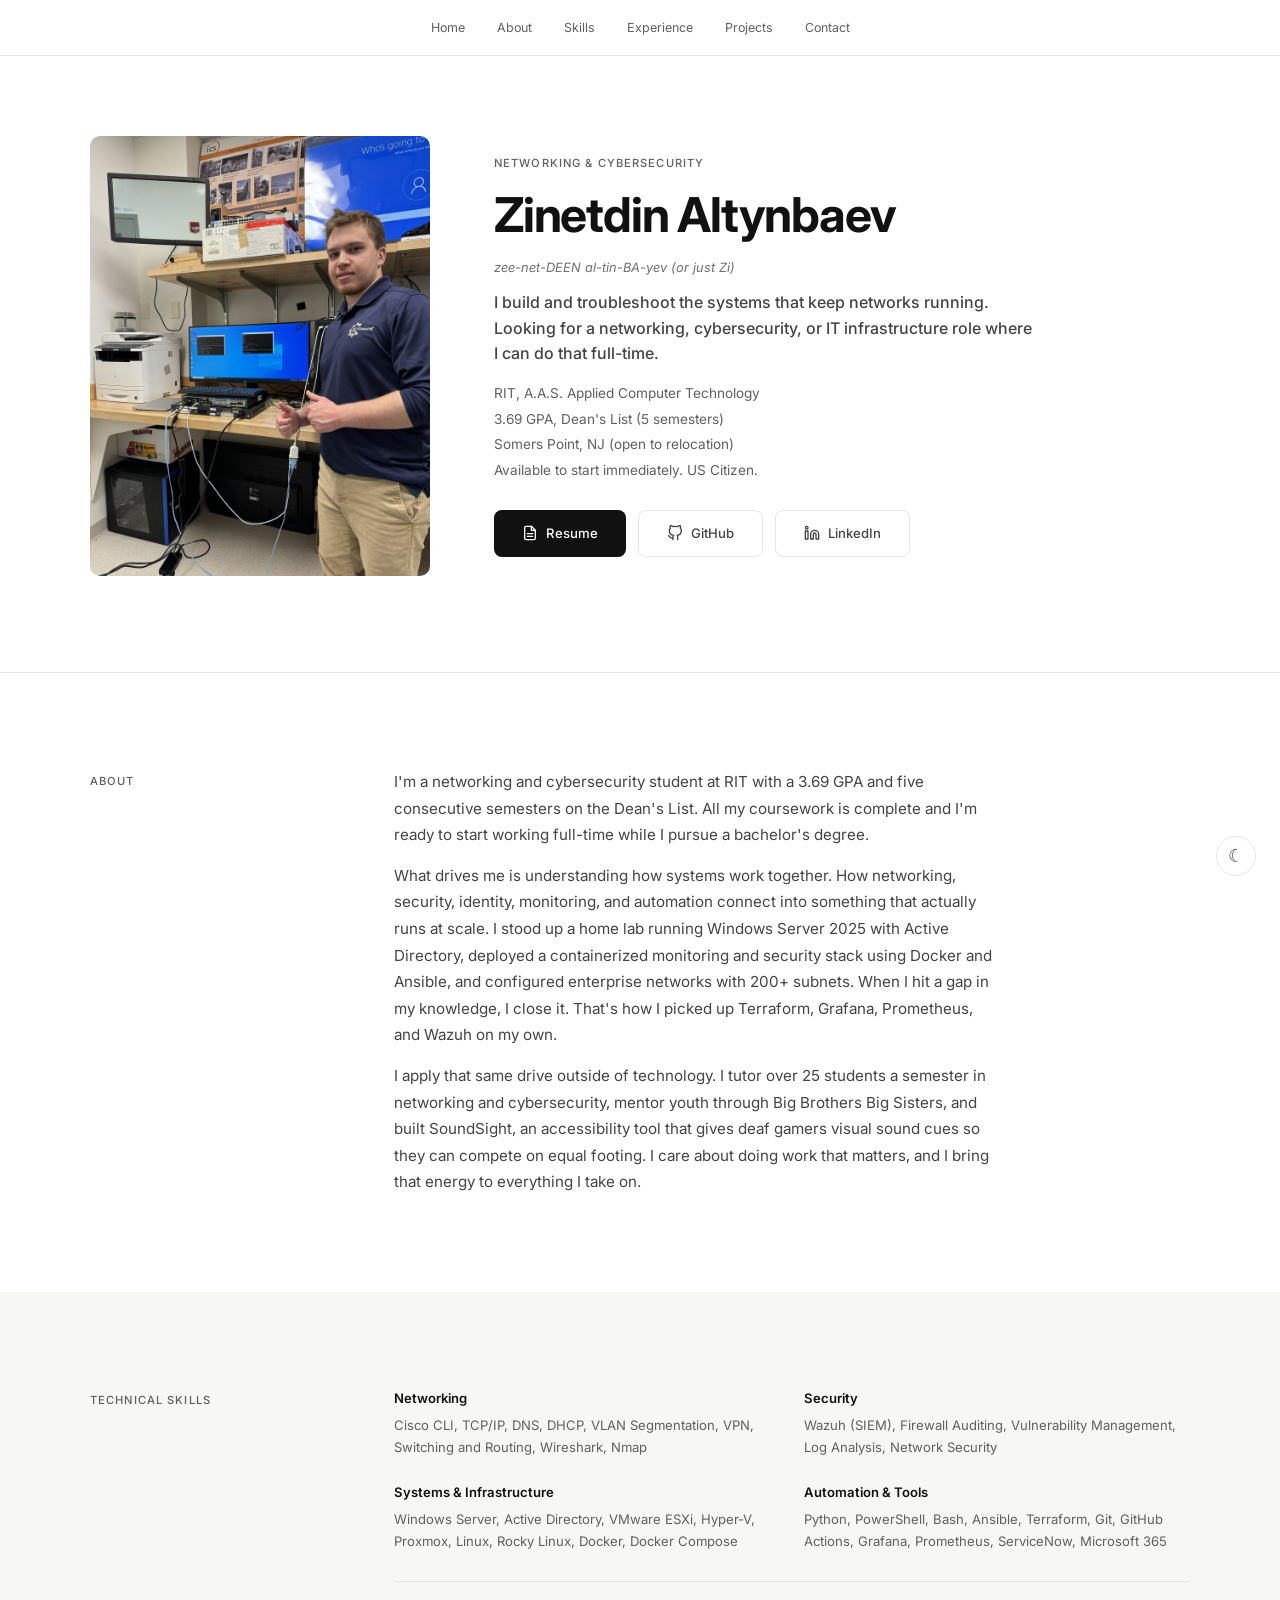
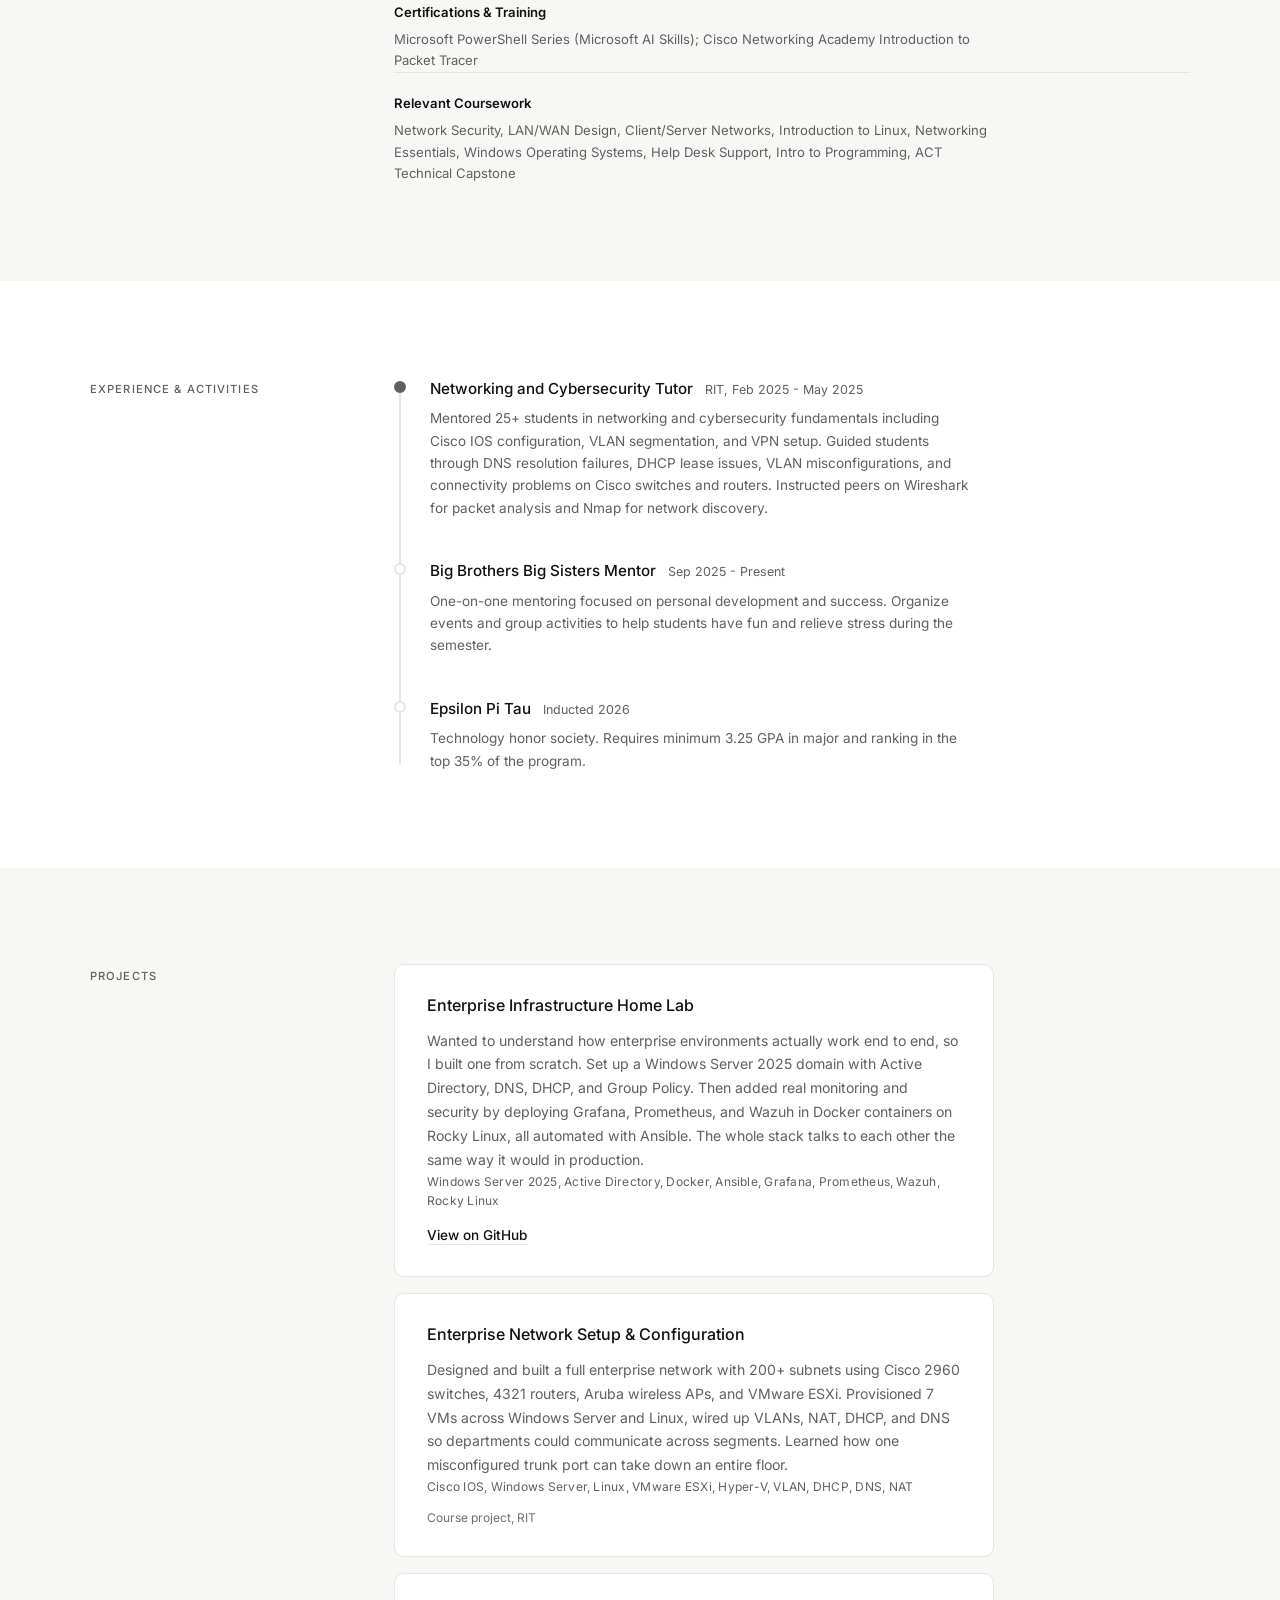
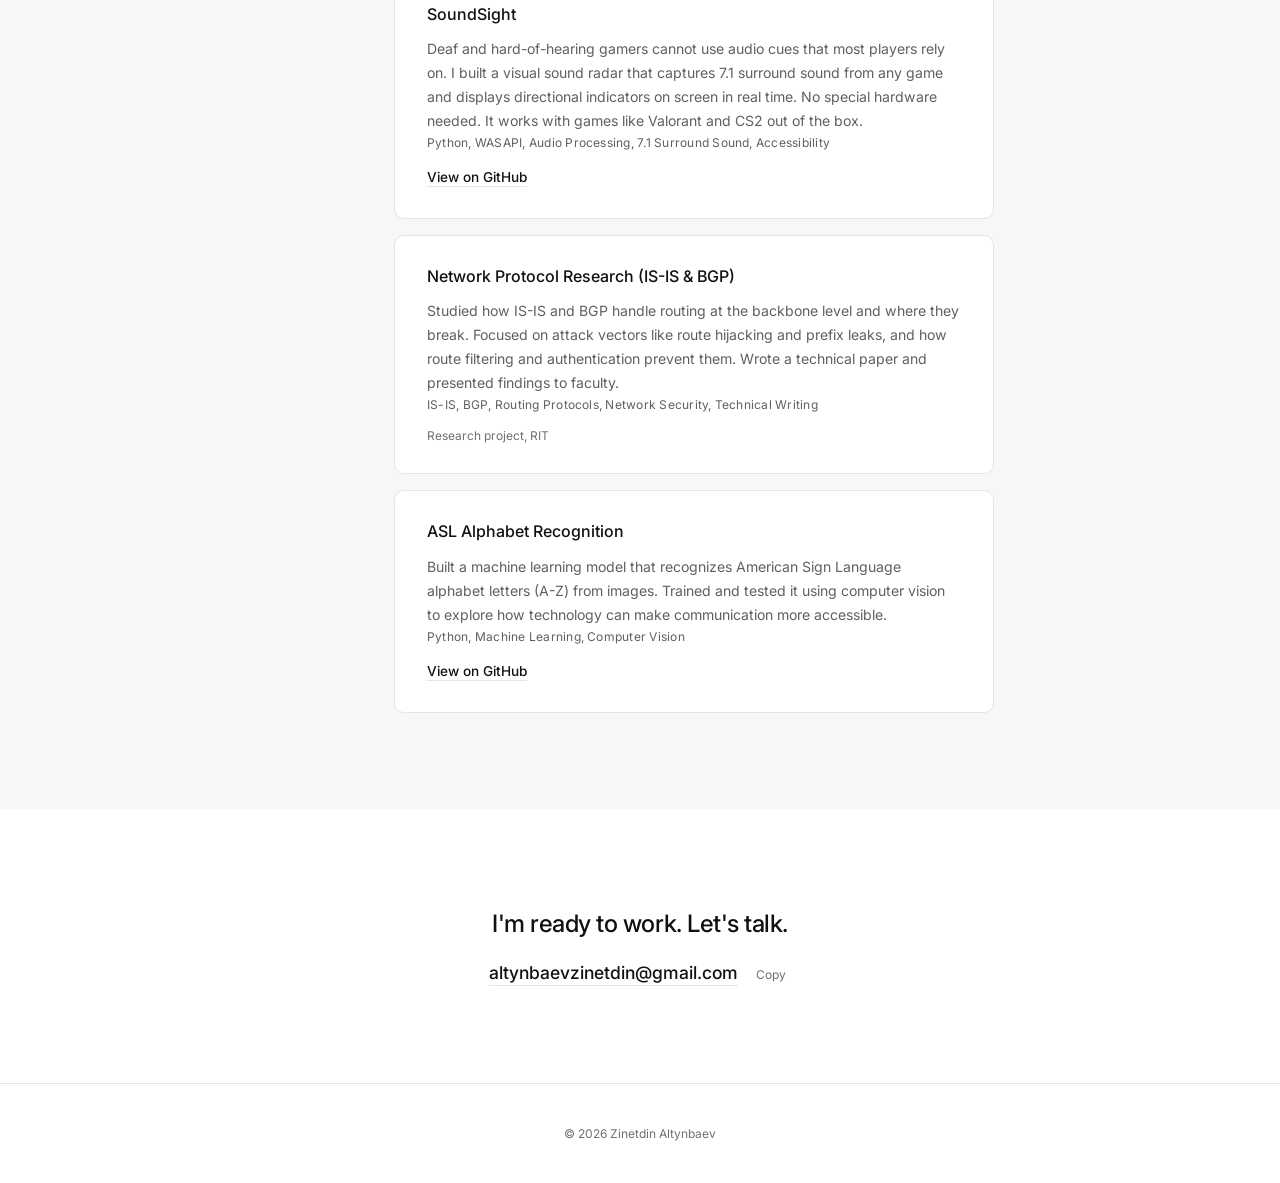
<file: index.html>
<!DOCTYPE html>
<html lang="en" id="top">
<head>
    <meta charset="UTF-8">
    <meta name="viewport" content="width=device-width, initial-scale=1.0">
    <title>Zinetdin Altynbaev</title>
    <meta name="description" content="Zinetdin Altynbaev, Applied Computer Technology student at RIT specializing in Networking and Cybersecurity. Available for internships and entry-level roles.">
    <meta property="og:title" content="Zinetdin Altynbaev | Networking & Cybersecurity">
    <meta property="og:description" content="Applied Computer Technology student at RIT. Available for internships in networking, cybersecurity, and IT infrastructure.">
    <meta property="og:type" content="website">
    <meta name="twitter:card" content="summary">
    <meta name="twitter:title" content="Zinetdin Altynbaev | Networking & Cybersecurity">
    <meta name="twitter:description" content="Applied Computer Technology student at RIT. Available for internships in networking, cybersecurity, and IT infrastructure.">
    <link rel="icon" href="data:image/svg+xml,<svg xmlns='http://www.w3.org/2000/svg' viewBox='0 0 100 100'><text x='50' y='72' font-family='Inter,sans-serif' font-size='80' font-weight='700' fill='%23111' text-anchor='middle'>Z</text></svg>">
    <link rel="preconnect" href="https://fonts.googleapis.com">
    <link rel="preconnect" href="https://fonts.gstatic.com" crossorigin>
    <link href="https://fonts.googleapis.com/css2?family=Inter:wght@400;500;600;700&display=swap" rel="stylesheet">
    <link rel="stylesheet" href="style.css">
</head>
<body>

    <a href="#about" class="skip-link">Skip to content</a>

    <!-- Top bar -->
    <nav class="topbar" aria-label="Main navigation">
        <div class="topbar-links">
            <a href="#top">Home</a>
            <a href="#about">About</a>
            <a href="#skills">Skills</a>
            <a href="#experience">Experience</a>
            <a href="#projects">Projects</a>
            <a href="#contact">Contact</a>
        </div>
        <button class="mobile-menu-btn" aria-label="Menu" aria-expanded="false">
            <span></span><span></span><span></span>
        </button>
    </nav>

    <!-- Hero -->
    <header class="hero">
        <div class="hero-container">
            <img src="lab-photo.jpg" alt="Zinetdin Altynbaev configuring Cisco networking equipment in a lab environment" class="hero-photo" width="340" height="440" loading="eager">
            <div class="hero-content">
                <p class="label">Networking & Cybersecurity</p>
                <h1>Zinetdin Altynbaev</h1>
                <p class="hero-pronounce">zee-net-DEEN al-tin-BA-yev (or just Zi)</p>
                <p class="hero-role">I build and troubleshoot the systems that keep networks running. Looking for a networking, cybersecurity, or IT infrastructure role where I can do that full-time.</p>
                <div class="hero-details">
                    <span>RIT, A.A.S. Applied Computer Technology</span>
                    <span>3.69 GPA, Dean's List (5 semesters)</span>
                    <span>Somers Point, NJ (open to relocation)</span>
                    <span>Available to start immediately. US Citizen.</span>
                </div>
                <div class="hero-actions">
                    <a href="resume.pdf" target="_blank" rel="noopener noreferrer" class="btn-primary"><svg width="16" height="16" viewBox="0 0 24 24" fill="none" stroke="currentColor" stroke-width="2" stroke-linecap="round" stroke-linejoin="round"><path d="M14 2H6a2 2 0 0 0-2 2v16a2 2 0 0 0 2 2h12a2 2 0 0 0 2-2V8z"/><polyline points="14 2 14 8 20 8"/><line x1="16" y1="13" x2="8" y2="13"/><line x1="16" y1="17" x2="8" y2="17"/></svg> Resume</a>
                    <a href="https://github.com/z1netdin" target="_blank" rel="noopener noreferrer" class="btn-secondary"><svg width="16" height="16" viewBox="0 0 24 24" fill="none" stroke="currentColor" stroke-width="2" stroke-linecap="round" stroke-linejoin="round"><path d="M9 19c-5 1.5-5-2.5-7-3m14 6v-3.87a3.37 3.37 0 0 0-.94-2.61c3.14-.35 6.44-1.54 6.44-7A5.44 5.44 0 0 0 20 4.77 5.07 5.07 0 0 0 19.91 1S18.73.65 16 2.48a13.38 13.38 0 0 0-7 0C6.27.65 5.09 1 5.09 1A5.07 5.07 0 0 0 5 4.77a5.44 5.44 0 0 0-1.5 3.78c0 5.42 3.3 6.61 6.44 7A3.37 3.37 0 0 0 9 18.13V22"/></svg> GitHub</a>
                    <a href="https://www.linkedin.com/in/zinetdinaltynbaev/" target="_blank" rel="noopener noreferrer" class="btn-secondary"><svg width="16" height="16" viewBox="0 0 24 24" fill="none" stroke="currentColor" stroke-width="2" stroke-linecap="round" stroke-linejoin="round"><path d="M16 8a6 6 0 0 1 6 6v7h-4v-7a2 2 0 0 0-2-2 2 2 0 0 0-2 2v7h-4v-7a6 6 0 0 1 6-6z"/><rect x="2" y="9" width="4" height="12"/><circle cx="4" cy="4" r="2"/></svg> LinkedIn</a>
                </div>
            </div>
        </div>
    </header>

    <main>

        <!-- About -->
        <section id="about" class="section">
            <div class="section-container two-col">
                <div class="col-narrow">
                    <h2 class="section-title">About</h2>
                </div>
                <div class="col-wide">
                    <p>I'm a networking and cybersecurity student at RIT with a 3.69 GPA and five consecutive semesters on the Dean's List. All my coursework is complete and I'm ready to start working full-time while I pursue a bachelor's degree.</p>
                    <p>What drives me is understanding how systems work together. How networking, security, identity, monitoring, and automation connect into something that actually runs at scale. I stood up a home lab running Windows Server 2025 with Active Directory, deployed a containerized monitoring and security stack using Docker and Ansible, and configured enterprise networks with 200+ subnets. When I hit a gap in my knowledge, I close it. That's how I picked up Terraform, Grafana, Prometheus, and Wazuh on my own.</p>
                    <p>I apply that same drive outside of technology. I tutor over 25 students a semester in networking and cybersecurity, mentor youth through Big Brothers Big Sisters, and built SoundSight, an accessibility tool that gives deaf gamers visual sound cues so they can compete on equal footing. I care about doing work that matters, and I bring that energy to everything I take on.</p>
                </div>
            </div>
        </section>

        <!-- Skills -->
        <section id="skills" class="section section-alt">
            <div class="section-container two-col">
                <div class="col-narrow">
                    <h2 class="section-title">Technical Skills</h2>
                </div>
                <div class="col-wide">
                    <div class="skills-grid">
                        <div class="skill-group">
                            <h3>Networking</h3>
                            <p>Cisco CLI, TCP/IP, DNS, DHCP, VLAN Segmentation, VPN, Switching and Routing, Wireshark, Nmap</p>
                        </div>
                        <div class="skill-group">
                            <h3>Security</h3>
                            <p>Wazuh (SIEM), Firewall Auditing, Vulnerability Management, Log Analysis, Network Security</p>
                        </div>
                        <div class="skill-group">
                            <h3>Systems & Infrastructure</h3>
                            <p>Windows Server, Active Directory, VMware ESXi, Hyper-V, Proxmox, Linux, Rocky Linux, Docker, Docker Compose</p>
                        </div>
                        <div class="skill-group">
                            <h3>Automation & Tools</h3>
                            <p>Python, PowerShell, Bash, Ansible, Terraform, Git, GitHub Actions, Grafana, Prometheus, ServiceNow, Microsoft 365</p>
                        </div>
                    </div>
                    <div class="coursework">
                        <h3>Certifications & Training</h3>
                        <p>Microsoft PowerShell Series (Microsoft AI Skills); Cisco Networking Academy Introduction to Packet Tracer</p>
                    </div>
                    <div class="coursework">
                        <h3>Relevant Coursework</h3>
                        <p>Network Security, LAN/WAN Design, Client/Server Networks, Introduction to Linux, Networking Essentials, Windows Operating Systems, Help Desk Support, Intro to Programming, ACT Technical Capstone</p>
                    </div>
                </div>
            </div>
        </section>

        <!-- Experience -->
        <section id="experience" class="section">
            <div class="section-container two-col">
                <div class="col-narrow">
                    <h2 class="section-title">Experience & Activities</h2>
                </div>
                <div class="col-wide">
                    <div class="timeline">
                        <div class="timeline-item">
                            <div class="timeline-dot timeline-dot-filled"></div>
                            <div class="timeline-content">
                                <h3>Networking and Cybersecurity Tutor <span class="exp-meta">RIT, Feb 2025 - May 2025</span></h3>
                                <p>Mentored 25+ students in networking and cybersecurity fundamentals including Cisco IOS configuration, VLAN segmentation, and VPN setup. Guided students through DNS resolution failures, DHCP lease issues, VLAN misconfigurations, and connectivity problems on Cisco switches and routers. Instructed peers on Wireshark for packet analysis and Nmap for network discovery.</p>
                            </div>
                        </div>
                        <div class="timeline-item">
                            <div class="timeline-dot"></div>
                            <div class="timeline-content">
                                <h3>Big Brothers Big Sisters Mentor <span class="exp-meta">Sep 2025 - Present</span></h3>
                                <p>One-on-one mentoring focused on personal development and success. Organize events and group activities to help students have fun and relieve stress during the semester.</p>
                            </div>
                        </div>
                        <div class="timeline-item">
                            <div class="timeline-dot"></div>
                            <div class="timeline-content">
                                <h3>Epsilon Pi Tau <span class="exp-meta">Inducted 2026</span></h3>
                                <p>Technology honor society. Requires minimum 3.25 GPA in major and ranking in the top 35% of the program.</p>
                            </div>
                        </div>
                    </div>
                </div>
            </div>
        </section>

        <!-- Projects -->
        <section id="projects" class="section section-alt">
            <div class="section-container two-col">
                <div class="col-narrow">
                    <h2 class="section-title">Projects</h2>
                </div>
                <div class="col-wide">
                    <div class="project-list">
                        <div class="project-card">
                            <h3>Enterprise Infrastructure Home Lab</h3>
                            <p>Wanted to understand how enterprise environments actually work end to end, so I built one from scratch. Set up a Windows Server 2025 domain with Active Directory, DNS, DHCP, and Group Policy. Then added real monitoring and security by deploying Grafana, Prometheus, and Wazuh in Docker containers on Rocky Linux, all automated with Ansible. The whole stack talks to each other the same way it would in production.</p>
                            <div class="project-tech">Windows Server 2025, Active Directory, Docker, Ansible, Grafana, Prometheus, Wazuh, Rocky Linux</div>
                            <a href="https://github.com/z1netdin" target="_blank" rel="noopener noreferrer" class="inline-link">View on GitHub</a>
                        </div>
                        <div class="project-card">
                            <h3>Enterprise Network Setup & Configuration</h3>
                            <p>Designed and built a full enterprise network with 200+ subnets using Cisco 2960 switches, 4321 routers, Aruba wireless APs, and VMware ESXi. Provisioned 7 VMs across Windows Server and Linux, wired up VLANs, NAT, DHCP, and DNS so departments could communicate across segments. Learned how one misconfigured trunk port can take down an entire floor.</p>
                            <div class="project-tech">Cisco IOS, Windows Server, Linux, VMware ESXi, Hyper-V, VLAN, DHCP, DNS, NAT</div>
                            <span class="project-label">Course project, RIT</span>
                        </div>
                        <div class="project-card">
                            <h3>SoundSight</h3>
                            <p>Deaf and hard-of-hearing gamers cannot use audio cues that most players rely on. I built a visual sound radar that captures 7.1 surround sound from any game and displays directional indicators on screen in real time. No special hardware needed. It works with games like Valorant and CS2 out of the box.</p>
                            <div class="project-tech">Python, WASAPI, Audio Processing, 7.1 Surround Sound, Accessibility</div>
                            <a href="https://github.com/z1netdin/SoundSight" target="_blank" rel="noopener noreferrer" class="inline-link">View on GitHub</a>
                        </div>
                        <div class="project-card">
                            <h3>Network Protocol Research (IS-IS & BGP)</h3>
                            <p>Studied how IS-IS and BGP handle routing at the backbone level and where they break. Focused on attack vectors like route hijacking and prefix leaks, and how route filtering and authentication prevent them. Wrote a technical paper and presented findings to faculty.</p>
                            <div class="project-tech">IS-IS, BGP, Routing Protocols, Network Security, Technical Writing</div>
                            <span class="project-label">Research project, RIT</span>
                        </div>
                        <div class="project-card">
                            <h3>ASL Alphabet Recognition</h3>
                            <p>Built a machine learning model that recognizes American Sign Language alphabet letters (A-Z) from images. Trained and tested it using computer vision to explore how technology can make communication more accessible.</p>
                            <div class="project-tech">Python, Machine Learning, Computer Vision</div>
                            <a href="https://github.com/z1netdin/ASL_Accessibility" target="_blank" rel="noopener noreferrer" class="inline-link">View on GitHub</a>
                        </div>
                    </div>
                </div>
            </div>
        </section>

        <!-- Contact -->
        <section id="contact" class="section">
            <div class="section-container contact-block">
                <h2>I'm ready to work. Let's talk.</h2>
                <a href="mailto:altynbaevzinetdin@gmail.com" class="email-large">altynbaevzinetdin@gmail.com</a>
                <button class="copy-email" id="copy-btn" aria-label="Copy email address">Copy</button>
            </div>
        </section>

    </main>

    <footer class="footer">
        <p>&copy; 2026 Zinetdin Altynbaev</p>
    </footer>

    <a href="#top" class="back-to-top" aria-label="Back to top">&uarr;</a>
    <button class="theme-toggle" aria-label="Toggle theme"></button>
    <script>
    (function() {
        var b = document.documentElement;
        var t = localStorage.getItem('theme');
        if (!t) t = window.matchMedia('(prefers-color-scheme: dark)').matches ? 'dark' : 'light';
        b.setAttribute('data-theme', t);
        var btn = document.querySelector('.theme-toggle');
        function icon() { btn.textContent = b.getAttribute('data-theme') === 'dark' ? '\u2600' : '\u263E'; }
        icon();
        btn.addEventListener('click', function() {
            var next = b.getAttribute('data-theme') === 'dark' ? 'light' : 'dark';
            b.setAttribute('data-theme', next);
            localStorage.setItem('theme', next);
            icon();
        });

        // Mobile menu
        var menuBtn = document.querySelector('.mobile-menu-btn');
        var navLinks = document.querySelector('.topbar-links');
        if (menuBtn) {
            menuBtn.addEventListener('click', function() {
                navLinks.classList.toggle('open');
                menuBtn.classList.toggle('open');
                menuBtn.setAttribute('aria-expanded', navLinks.classList.contains('open'));
            });
            navLinks.querySelectorAll('a').forEach(function(a) {
                a.addEventListener('click', function() {
                    navLinks.classList.remove('open');
                    menuBtn.classList.remove('open');
                    menuBtn.setAttribute('aria-expanded', 'false');
                });
            });
        }

        // Back to top
        var topBtn = document.querySelector('.back-to-top');
        if (topBtn) {
            window.addEventListener('scroll', function() {
                if (window.scrollY > 400) {
                    topBtn.classList.add('visible');
                } else {
                    topBtn.classList.remove('visible');
                }
            });
        }

        // Copy email
        var copyBtn = document.getElementById('copy-btn');
        if (copyBtn) {
            copyBtn.addEventListener('click', function() {
                var text = 'altynbaevzinetdin@gmail.com';
                if (navigator.clipboard && window.isSecureContext) {
                    navigator.clipboard.writeText(text).then(function() {
                        copyBtn.textContent = 'Copied';
                        setTimeout(function() { copyBtn.textContent = 'Copy'; }, 2000);
                    });
                } else {
                    var ta = document.createElement('textarea');
                    ta.value = text;
                    ta.style.position = 'fixed';
                    ta.style.opacity = '0';
                    document.body.appendChild(ta);
                    ta.select();
                    document.execCommand('copy');
                    document.body.removeChild(ta);
                    copyBtn.textContent = 'Copied';
                    setTimeout(function() { copyBtn.textContent = 'Copy'; }, 2000);
                }
            });
        }
    })();
    </script>

</body>
</html>
</file>
<file: style.css>
*, *::before, *::after {
    margin: 0;
    padding: 0;
    box-sizing: border-box;
}

:root {
    --text: #111;
    --text-2: #444;
    --text-3: #606060;
    --text-4: #707070;
    --bg: #fff;
    --bg-alt: #f7f7f6;
    --border: #e5e5e3;
    --font: 'Inter', -apple-system, BlinkMacSystemFont, 'Segoe UI', sans-serif;
    --topbar-bg: rgba(255, 255, 255, 0.9);
}

[data-theme="dark"] {
    --text: #e5e5e3;
    --text-2: #a8a8a4;
    --text-3: #8a8a8a;
    --text-4: #818181;
    --bg: #111113;
    --bg-alt: #18181b;
    --border: #2a2a2d;
    --topbar-bg: rgba(17, 17, 19, 0.9);
}

html { font-size: 16px; scroll-behavior: smooth; }

body {
    font-family: var(--font);
    background: var(--bg);
    color: var(--text);
    line-height: 1.6;
    -webkit-font-smoothing: antialiased;
}

::selection {
    background: var(--text);
    color: var(--bg);
}

/* Skip link */

.skip-link {
    position: absolute;
    top: -100px;
    left: 16px;
    background: var(--text);
    color: var(--bg);
    padding: 8px 16px;
    font-size: 0.82rem;
    border-radius: 4px;
    z-index: 200;
    text-decoration: none;
}

.skip-link:focus {
    top: 8px;
}

/* Top bar */

.topbar {
    position: fixed;
    top: 0;
    left: 0;
    right: 0;
    z-index: 100;
    background: var(--topbar-bg);
    backdrop-filter: blur(12px);
    border-bottom: 1px solid var(--border);
    will-change: transform;
    padding: 0 48px;
    height: 56px;
    display: flex;
    align-items: center;
    justify-content: center;
}

.topbar-links {
    display: flex;
    gap: 32px;
}

.mobile-menu-btn {
    display: none;
}

.topbar-links a {
    font-size: 0.78rem;
    color: var(--text-3);
    text-decoration: none;
    transition: color 0.15s ease;
}

.topbar-links a:hover {
    color: var(--text);
}

.topbar-links a:focus-visible {
    outline: 2px solid var(--text-3);
    outline-offset: 4px;
}

/* Hero */

.hero {
    padding: 136px 48px 96px;
    border-bottom: 1px solid var(--border);
}

.hero-container {
    max-width: 1100px;
    margin: 0 auto;
    display: grid;
    grid-template-columns: 340px 1fr;
    gap: 64px;
    align-items: center;
}

.hero-photo {
    width: 100%;
    height: 440px;
    object-fit: cover;
    object-position: center top;
    border-radius: 10px;
}

.hero-content .label {
    font-size: 0.7rem;
    font-weight: 500;
    text-transform: uppercase;
    letter-spacing: 0.1em;
    color: var(--text-3);
    margin-bottom: 16px;
}

.hero-content h1 {
    font-size: 3rem;
    font-weight: 700;
    letter-spacing: -0.025em;
    line-height: 1.1;
    margin-bottom: 16px;
}

.hero-pronounce {
    font-size: 0.8rem;
    color: var(--text-4);
    margin-bottom: 12px;
    font-style: italic;
}

.hero-role {
    font-size: 1rem;
    color: var(--text-2);
    line-height: 1.6;
    max-width: 540px;
    margin-bottom: 16px;
    font-weight: 500;
}

.hero-details {
    display: flex;
    flex-direction: column;
    gap: 4px;
    margin-bottom: 28px;
}

.hero-details span {
    font-size: 0.85rem;
    color: var(--text-3);
}

.hero-actions {
    display: flex;
    gap: 12px;
    flex-wrap: wrap;
}

.btn-primary, .btn-secondary {
    display: inline-flex;
    align-items: center;
    gap: 8px;
}

.btn-primary svg, .btn-secondary svg {
    flex-shrink: 0;
}

.btn-primary {
    padding: 12px 28px;
    background: var(--text);
    color: var(--bg);
    text-decoration: none;
    font-size: 0.82rem;
    font-weight: 500;
    border-radius: 8px;
    transition: background 0.15s ease;
}

.btn-primary:focus-visible {
    outline: 2px solid var(--text-3);
    outline-offset: 4px;
}

[data-theme="dark"] .btn-primary:hover {
    background: #ccc;
}

[data-theme="light"] .btn-primary:hover,
:root:not([data-theme]) .btn-primary:hover {
    background: #333;
}

.btn-secondary {
    padding: 12px 28px;
    border: 1px solid var(--border);
    color: var(--text-2);
    text-decoration: none;
    font-size: 0.82rem;
    font-weight: 500;
    border-radius: 8px;
    transition: border-color 0.15s ease, color 0.15s ease;
}

.btn-secondary:hover {
    border-color: var(--text-4);
    color: var(--text);
}

.btn-secondary:focus-visible {
    outline: 2px solid var(--text-3);
    outline-offset: 4px;
}

/* Sections */

.section {
    padding: 96px 48px;
}

.section-alt {
    background: var(--bg-alt);
}

.section-container {
    max-width: 1100px;
    margin: 0 auto;
}

.two-col {
    display: grid;
    grid-template-columns: 240px 1fr;
    gap: 64px;
}

.section-title {
    font-size: 0.7rem;
    font-weight: 500;
    text-transform: uppercase;
    letter-spacing: 0.1em;
    color: var(--text-3);
    padding-top: 4px;
}

.col-wide p {
    font-size: 0.95rem;
    color: var(--text-2);
    line-height: 1.75;
    margin-bottom: 14px;
    max-width: 600px;
}

.col-wide p:last-of-type {
    margin-bottom: 0;
}

/* Timeline */

.timeline {
    display: flex;
    flex-direction: column;
    gap: 0;
    position: relative;
}

.timeline::before {
    content: '';
    position: absolute;
    left: 5px;
    top: 8px;
    bottom: 8px;
    width: 2px;
    background: var(--border);
}

.timeline-item {
    display: flex;
    gap: 24px;
    padding: 20px 0;
}

.timeline-item:first-child {
    padding-top: 0;
}

.timeline-item:last-child {
    padding-bottom: 0;
}

.timeline-dot {
    width: 12px;
    height: 12px;
    border-radius: 50%;
    background: var(--bg);
    border: 2px solid var(--border);
    flex-shrink: 0;
    margin-top: 4px;
    position: relative;
    z-index: 1;
}

.timeline-dot-filled {
    background: var(--text-3);
    border-color: var(--text-3);
}

.timeline-content h3 {
    font-size: 0.95rem;
    font-weight: 500;
    margin-bottom: 6px;
}

.timeline-content p {
    font-size: 0.85rem;
    color: var(--text-3);
    line-height: 1.65;
    max-width: 540px;
}

/* Project card */

.project-card {
    border: 1px solid var(--border);
    border-radius: 10px;
    padding: 28px 32px;
    background: var(--bg);
    max-width: 600px;
    transition: border-color 0.15s ease;
}

.project-card:hover {
    border-color: var(--text-4);
}

.project-card h3 {
    font-size: 1rem;
    font-weight: 500;
    margin-bottom: 10px;
}

.project-card p {
    font-size: 0.88rem;
    color: var(--text-3);
    line-height: 1.7;
    margin-bottom: 16px;
}

.project-label {
    font-size: 0.75rem;
    color: var(--text-4);
    display: block;
    margin-top: 8px;
}

.project-card-spaced {
    margin-bottom: 24px;
}

.project-tech {
    font-size: 0.75rem;
    color: var(--text-3);
    margin-bottom: 12px;
    letter-spacing: 0.02em;
}

/* Project list */

.project-list {
    display: flex;
    flex-direction: column;
    gap: 16px;
}

/* Skills */

.skills-grid {
    display: grid;
    grid-template-columns: 1fr 1fr;
    gap: 24px;
    margin-bottom: 28px;
}

.skill-group h3 {
    font-size: 0.82rem;
    font-weight: 600;
    margin-bottom: 6px;
}

.skill-group p {
    font-size: 0.82rem;
    color: var(--text-3);
    line-height: 1.65;
}

.coursework {
    border-top: 1px solid var(--border);
    padding-top: 20px;
}

.coursework h3 {
    font-size: 0.82rem;
    font-weight: 600;
    margin-bottom: 6px;
}

.coursework p {
    font-size: 0.82rem;
    color: var(--text-3);
    line-height: 1.65;
}

/* Experience meta */

.exp-meta {
    font-size: 0.78rem;
    font-weight: 400;
    color: var(--text-3);
    margin-left: 8px;
}

.inline-link {
    font-size: 0.85rem;
    font-weight: 500;
    color: var(--text);
    text-decoration: none;
    border-bottom: 1px solid var(--border);
    padding-bottom: 1px;
    transition: border-color 0.15s ease;
}

.inline-link:hover {
    border-color: var(--text);
}

.inline-link:focus-visible {
    outline: 2px solid var(--text-3);
    outline-offset: 4px;
}

/* Contact */

.contact-block {
    text-align: center;
    max-width: 600px;
}

.contact-block h2 {
    font-size: 1.5rem;
    font-weight: 500;
    letter-spacing: -0.02em;
    margin-bottom: 16px;
}

.email-large {
    font-size: 1.1rem;
    font-weight: 500;
    color: var(--text);
    text-decoration: none;
    border-bottom: 1px solid var(--border);
    padding-bottom: 2px;
    transition: border-color 0.15s ease;
}

.email-large:hover {
    border-color: var(--text);
}

/* Footer */

.footer {
    padding: 40px 48px;
    border-top: 1px solid var(--border);
    text-align: center;
}

.footer p {
    font-size: 0.75rem;
    color: var(--text-4);
}

/* Responsive */

@media (max-width: 1024px) {
    .hero-container {
        grid-template-columns: 280px 1fr;
        gap: 40px;
    }

    .hero-content h1 {
        font-size: 2.4rem;
    }

    .two-col {
        grid-template-columns: 180px 1fr;
        gap: 40px;
    }
}

@media (max-width: 768px) {
    .topbar {
        padding: 0 24px;
    }

    .topbar-links {
        display: none;
        position: absolute;
        top: 56px;
        left: 0;
        right: 0;
        background: var(--bg);
        border-bottom: 1px solid var(--border);
        flex-direction: column;
        padding: 16px 24px;
        gap: 12px;
    }

    .topbar-links.open {
        display: flex;
    }

    .mobile-menu-btn {
        display: flex;
        flex-direction: column;
        gap: 5px;
        background: none;
        border: none;
        cursor: pointer;
        padding: 4px;
    }

    .mobile-menu-btn span {
        display: block;
        width: 20px;
        height: 2px;
        background: var(--text-2);
        transition: transform 0.2s ease, opacity 0.2s ease;
    }

    .mobile-menu-btn.open span:nth-child(1) {
        transform: rotate(45deg) translate(5px, 5px);
    }

    .mobile-menu-btn.open span:nth-child(2) {
        opacity: 0;
    }

    .mobile-menu-btn.open span:nth-child(3) {
        transform: rotate(-45deg) translate(5px, -5px);
    }

    .skills-grid {
        grid-template-columns: 1fr;
    }

    .hero {
        padding: 100px 24px 48px;
    }

    .hero-container {
        grid-template-columns: 1fr;
        gap: 24px;
    }

    .hero-photo {
        height: auto;
        max-height: 360px;
        object-position: center top;
    }

    .hero-content h1 {
        font-size: 2rem;
    }

    .section {
        padding: 48px 24px;
    }

    .two-col {
        grid-template-columns: 1fr;
        gap: 20px;
    }

    .footer {
        padding: 32px 24px;
    }

    .project-card {
        max-width: 100%;
    }
}

/* Back to top */

.back-to-top {
    position: fixed;
    bottom: 24px;
    right: 76px;
    will-change: opacity;
    width: 40px;
    height: 40px;
    border-radius: 50%;
    border: 1px solid var(--border);
    background: var(--bg);
    color: var(--text-2);
    font-size: 18px;
    text-decoration: none;
    display: flex;
    align-items: center;
    justify-content: center;
    z-index: 1000;
    transition: border-color 0.15s ease, opacity 0.3s ease;
    opacity: 0;
    pointer-events: none;
}

.back-to-top.visible {
    opacity: 1;
    pointer-events: auto;
}

.back-to-top:hover {
    border-color: var(--text-3);
}

/* Theme toggle */

.theme-toggle {
    position: fixed;
    bottom: 24px;
    right: 24px;
    width: 40px;
    height: 40px;
    border-radius: 50%;
    border: 1px solid var(--border);
    background: var(--bg);
    color: var(--text-2);
    font-size: 18px;
    cursor: pointer;
    display: flex;
    align-items: center;
    justify-content: center;
    z-index: 1000;
    transition: border-color 0.15s ease, background 0.15s ease;
    line-height: 1;
    padding: 0;
}

.theme-toggle:hover {
    border-color: var(--text-3);
}

.theme-toggle:focus-visible {
    outline: 2px solid var(--text-3);
    outline-offset: 4px;
}

.copy-email {
    background: none;
    border: none;
    color: var(--text-4);
    font-family: var(--font);
    font-size: 0.75rem;
    cursor: pointer;
    padding: 2px 6px;
    margin-left: 8px;
    vertical-align: middle;
    transition: color 0.2s;
}

.copy-email:hover {
    color: var(--text-2);
}

.copy-email:focus-visible {
    outline: 2px solid var(--text-3);
    outline-offset: 2px;
}

/* Reduced motion */

@media (prefers-reduced-motion: reduce) {
    html {
        scroll-behavior: auto;
    }

    *, *::before, *::after {
        transition-duration: 0.01ms !important;
    }
}

/* Print styles */

@media print {
    .topbar, .theme-toggle, .copy-email, .mobile-menu-btn, .skip-link {
        display: none !important;
    }

    .hero {
        padding-top: 20px;
        min-height: auto;
    }

    .section {
        padding: 24px 0;
    }

    body {
        background: white;
        color: black;
    }
}
</file>
